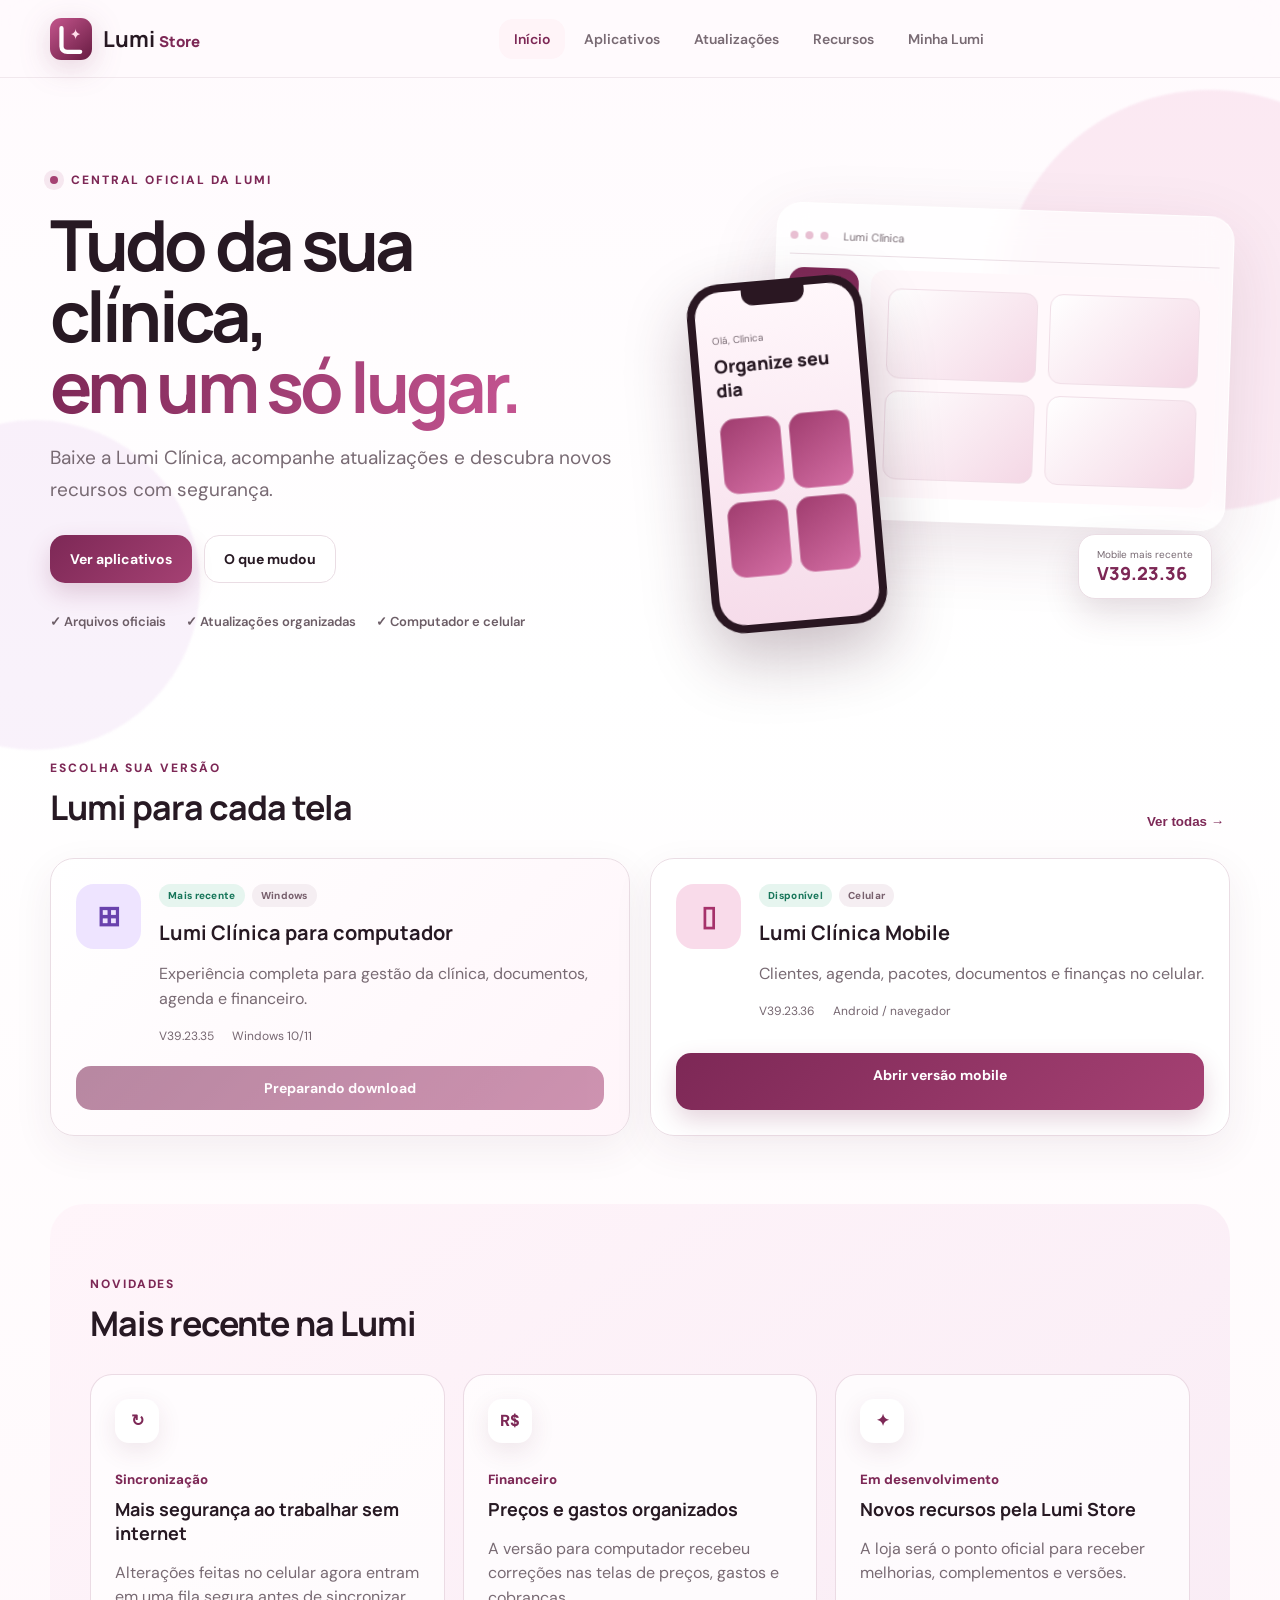
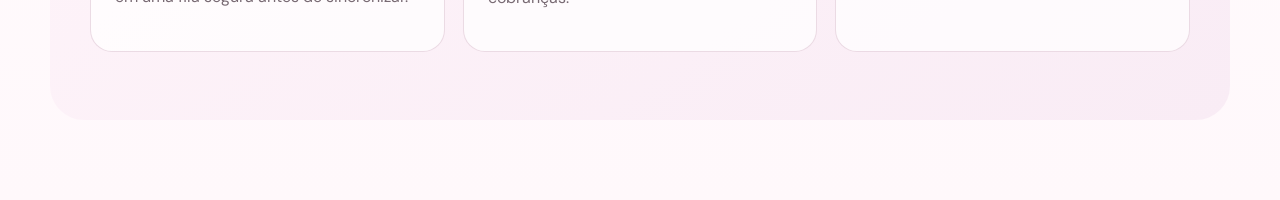
<file: index.html>
<!doctype html>
<html lang="pt-BR">
<head>
  <meta charset="utf-8">
  <meta name="viewport" content="width=device-width,initial-scale=1,viewport-fit=cover">
  <meta name="theme-color" content="#8d2f61">
  <meta name="description" content="Lumi Store — versões, atualizações, recursos e downloads oficiais da Lumi Clínica.">
  <meta name="robots" content="index,follow">
  <meta property="og:title" content="Lumi Store">
  <meta property="og:description" content="A central oficial da Lumi Clínica para computador e celular.">
  <meta property="og:type" content="website">
  <title>Lumi Store — Lumi Clínica</title>
  <link rel="manifest" href="manifest.webmanifest">
  <link rel="icon" href="assets/lumi-mark.svg" type="image/svg+xml">
  <link rel="stylesheet" href="styles.css">
</head>
<body>
  <div class="ambient ambient-one"></div><div class="ambient ambient-two"></div>
  <header class="topbar">
    <a class="brand" href="#inicio" aria-label="Lumi Store">
      <img src="assets/lumi-mark.svg" alt="" width="42" height="42">
      <span><strong>Lumi</strong><small>Store</small></span>
    </a>
    <nav class="desktop-nav" aria-label="Navegação principal">
      <button class="nav-link active" data-page="inicio">Início</button>
      <button class="nav-link" data-page="aplicativos">Aplicativos</button>
      <button class="nav-link" data-page="atualizacoes">Atualizações</button>
      <button class="nav-link" data-page="mods">Recursos</button>
      <button class="nav-link" data-page="minha-lumi">Minha Lumi</button>
    </nav>
    <button id="installBtn" class="install-button" hidden>Instalar loja</button>
  </header>

  <main>
    <section class="page active" id="page-inicio">
      <div class="hero shell">
        <div class="hero-copy">
          <span class="eyebrow"><i></i> CENTRAL OFICIAL DA LUMI</span>
          <h1>Tudo da sua clínica,<br><em>em um só lugar.</em></h1>
          <p>Baixe a Lumi Clínica, acompanhe atualizações e descubra novos recursos com segurança.</p>
          <div class="hero-actions">
            <button class="primary" data-go="aplicativos">Ver aplicativos</button>
            <button class="secondary" data-go="atualizacoes">O que mudou</button>
          </div>
          <div class="trust-row">
            <span>✓ Arquivos oficiais</span><span>✓ Atualizações organizadas</span><span>✓ Computador e celular</span>
          </div>
        </div>
        <div class="hero-visual" aria-hidden="true">
          <div class="glow-card desktop-mock">
            <div class="mock-top"><b></b><b></b><b></b><span>Lumi Clínica</span></div>
            <div class="mock-body"><div class="mock-side"></div><div class="mock-main"><i></i><i></i><i></i><i></i></div></div>
          </div>
          <div class="phone-mock"><div class="phone-notch"></div><div class="phone-content"><span>Olá, Clínica</span><b>Organize seu dia</b><div class="phone-grid"><i></i><i></i><i></i><i></i></div></div></div>
          <div class="version-chip"><span>Mobile mais recente</span><strong>V39.23.36</strong></div>
        </div>
      </div>

      <div class="shell section-block">
        <div class="section-heading"><div><span class="eyebrow">ESCOLHA SUA VERSÃO</span><h2>Lumi para cada tela</h2></div><button class="text-button" data-go="aplicativos">Ver todas →</button></div>
        <div class="app-grid">
          <article class="app-card featured">
            <div class="app-icon windows"><span>⊞</span></div>
            <div class="app-info"><div class="badge-row"><span class="badge latest">Mais recente</span><span class="badge">Windows</span></div><h3>Lumi Clínica para computador</h3><p>Experiência completa para gestão da clínica, documentos, agenda e financeiro.</p><div class="meta"><span>V39.23.35</span><span>Windows 10/11</span></div></div>
            <a class="download-button disabled" href="#" aria-disabled="true" data-soon="windows">Preparando download</a>
          </article>
          <article class="app-card">
            <div class="app-icon mobile"><span>▯</span></div>
            <div class="app-info"><div class="badge-row"><span class="badge latest">Disponível</span><span class="badge">Celular</span></div><h3>Lumi Clínica Mobile</h3><p>Clientes, agenda, pacotes, documentos e finanças no celular.</p><div class="meta"><span>V39.23.36</span><span>Android / navegador</span></div></div>
            <a class="download-button" href="downloads/Lumi_Clinica_Mobile_V39_23_36_LUMI_STORE_INTEGRADA.html">Abrir versão mobile</a>
          </article>
        </div>
      </div>

      <div class="shell section-block soft-panel">
        <div class="section-heading"><div><span class="eyebrow">NOVIDADES</span><h2>Mais recente na Lumi</h2></div></div>
        <div class="news-grid">
          <article><span class="news-icon">↻</span><small>Sincronização</small><h3>Mais segurança ao trabalhar sem internet</h3><p>Alterações feitas no celular agora entram em uma fila segura antes de sincronizar.</p></article>
          <article><span class="news-icon">R$</span><small>Financeiro</small><h3>Preços e gastos organizados</h3><p>A versão para computador recebeu correções nas telas de preços, gastos e cobranças.</p></article>
          <article><span class="news-icon">✦</span><small>Em desenvolvimento</small><h3>Novos recursos pela Lumi Store</h3><p>A loja será o ponto oficial para receber melhorias, complementos e versões.</p></article>
        </div>
      </div>
    </section>

    <section class="page shell inner-page" id="page-aplicativos">
      <div class="page-title"><span class="eyebrow">APLICATIVOS</span><h1>Baixe a Lumi Clínica</h1><p>Escolha a versão adequada ao seu dispositivo.</p></div>
      <div class="search-box"><span>⌕</span><input id="appSearch" type="search" placeholder="Pesquisar versão ou dispositivo"></div>
      <div class="catalog" id="appCatalog">
        <article class="catalog-card" data-search="lumi clinica windows computador v39.23.35">
          <div class="catalog-head"><div class="app-icon windows"><span>⊞</span></div><div><span class="badge latest">Versão estável</span><h2>Lumi Clínica — Windows</h2><p>V39.23.35 • 64 bits</p></div></div>
          <ul><li>Gestão completa da clínica</li><li>Agenda, clientes, pacotes e financeiro</li><li>Documentos, relatórios e galeria</li><li>Correções de preços, gastos e botões</li></ul>
          <div class="catalog-actions"><button class="primary disabled" data-soon="windows">Preparando arquivo</button><button class="secondary" data-details="windows">Detalhes</button></div>
        </article>
        <article class="catalog-card" data-search="lumi clinica mobile celular android v39.23.36">
          <div class="catalog-head"><div class="app-icon mobile"><span>▯</span></div><div><span class="badge latest">Disponível</span><h2>Lumi Clínica — Mobile</h2><p>V39.23.36 • Android e navegador</p></div></div>
          <ul><li>Interface adaptada para celular</li><li>Clientes, pacotes, sessões e documentos</li><li>Fila segura para alterações offline</li><li>Sincronização com a base da clínica</li></ul>
          <div class="catalog-actions"><a class="primary" href="downloads/Lumi_Clinica_Mobile_V39_23_36_LUMI_STORE_INTEGRADA.html">Abrir no navegador</a><a class="secondary" href="#minha-lumi" data-go="minha-lumi">Como instalar</a></div>
        </article>
      </div>
    </section>

    <section class="page shell inner-page" id="page-atualizacoes">
      <div class="page-title"><span class="eyebrow">HISTÓRICO</span><h1>Atualizações da Lumi</h1><p>Veja as melhorias e correções de cada versão.</p></div>
      <div class="timeline">
        <article class="release current"><div class="release-dot"></div><div class="release-card"><div class="release-title"><div><span class="badge latest">Atual</span><h2>V39.23.36</h2></div><time>Julho de 2026</time></div><h3>Lumi Store integrada</h3><ul><li>Acesso direto à Lumi Store pelo aplicativo mobile.</li><li>Sincronização offline segura mantida.</li><li>Versão publicada pela central oficial de aplicativos.</li><li>Base preparada para avisos automáticos de atualização.</li></ul></div></article>
        <article class="release"><div class="release-dot"></div><div class="release-card"><div class="release-title"><div><span class="badge">Estabilidade</span><h2>V39.23.35</h2></div><time>Julho de 2026</time></div><h3>Estabilidade e sincronização segura</h3><ul><li>Fila de sincronização para alterações feitas sem internet.</li><li>Correção das telas de preços e gastos no computador.</li><li>Revisão da navegação e dos principais botões.</li></ul></div></article>
        <article class="release"><div class="release-dot"></div><div class="release-card"><div class="release-title"><div><span class="badge">Mobile</span><h2>V39.23.34</h2></div><time>Julho de 2026</time></div><h3>Pacotes dentro do cliente</h3><p>Melhorias na criação, edição e organização de pacotes e sessões pelo celular.</p></div></article>
        <article class="release"><div class="release-dot"></div><div class="release-card"><div class="release-title"><div><span class="badge">Galeria</span><h2>V39.23.33</h2></div><time>Julho de 2026</time></div><h3>Caminhos de arquivos do Supabase</h3><p>Normalização dos caminhos usados para abrir imagens e documentos da galeria.</p></div></article>
      </div>
    </section>

    <section class="page shell inner-page" id="page-mods">
      <div class="page-title"><span class="eyebrow">RECURSOS</span><h1>Expanda sua Lumi</h1><p>Complementos opcionais para personalizar a experiência da clínica.</p></div>
      <div class="filters"><button class="filter active" data-filter="all">Todos</button><button class="filter" data-filter="produtividade">Produtividade</button><button class="filter" data-filter="visual">Visual</button><button class="filter" data-filter="clinica">Clínica</button></div>
      <div class="mods-grid">
        <article class="mod-card" data-category="produtividade"><div class="mod-cover cover-one"><span>⚡</span></div><div class="mod-body"><span class="badge">Produtividade</span><h3>Atalhos inteligentes</h3><p>Ações rápidas para abrir clientes, criar documentos e registrar pagamentos.</p><button disabled>Em desenvolvimento</button></div></article>
        <article class="mod-card" data-category="visual"><div class="mod-cover cover-two"><span>◐</span></div><div class="mod-body"><span class="badge">Visual</span><h3>Temas Lumi</h3><p>Novas combinações de cores e aparências aplicadas a toda a interface.</p><button disabled>Em desenvolvimento</button></div></article>
        <article class="mod-card" data-category="clinica"><div class="mod-cover cover-three"><span>✚</span></div><div class="mod-body"><span class="badge">Clínica</span><h3>Protocolos avançados</h3><p>Modelos reutilizáveis para organizar protocolos, sessões e acompanhamento.</p><button disabled>Em desenvolvimento</button></div></article>
      </div>
    </section>

    <section class="page shell inner-page" id="page-minha-lumi">
      <div class="page-title"><span class="eyebrow">MINHA LUMI</span><h1>Sua central de instalação</h1><p>Confira versões, downloads e o estado da sua Lumi.</p></div>
      <div class="dashboard-grid">
        <article class="status-card large"><div class="status-head"><div><small>VERSÕES ATUAIS RECOMENDADAS</small><h2>Mobile V39.23.36</h2><p style="margin:0">Windows V39.23.35</p></div><span class="status-ok">Estáveis</span></div><div class="progress"><i></i></div><p>A Lumi Mobile já está integrada à loja. O arquivo do Windows está em preparação para publicação.</p><button class="primary" data-go="aplicativos">Ver aplicativos</button></article>
        <article class="status-card"><small>PLATAFORMAS</small><strong>2</strong><p>Windows e Mobile</p></article>
        <article class="status-card"><small>RECURSOS</small><strong>3</strong><p>Em preparação</p></article>
        <article class="status-card"><small>SINCRONIZAÇÃO</small><strong>Ativa</strong><p>Supabase conectado no aplicativo</p></article>
        <article class="status-card support"><small>PRECISA DE AJUDA?</small><h3>Central de suporte</h3><p>Em breve, dúvidas e problemas poderão ser enviados diretamente pela loja.</p><button disabled>Em preparação</button></article>
      </div>
    </section>
  </main>

  <nav class="mobile-nav" aria-label="Navegação móvel">
    <button class="active" data-page="inicio"><span>⌂</span>Início</button>
    <button data-page="aplicativos"><span>▣</span>Apps</button>
    <button data-page="atualizacoes"><span>↻</span>Versões</button>
    <button data-page="mods"><span>✦</span>Recursos</button>
    <button data-page="minha-lumi"><span>●</span>Minha Lumi</button>
  </nav>

  <div class="toast" id="toast" role="status" aria-live="polite"></div>
  <dialog id="detailsDialog"><button class="dialog-close" aria-label="Fechar">×</button><div id="dialogContent"></div></dialog>
  <script src="app.js"></script>
</body>
</html>
</file>
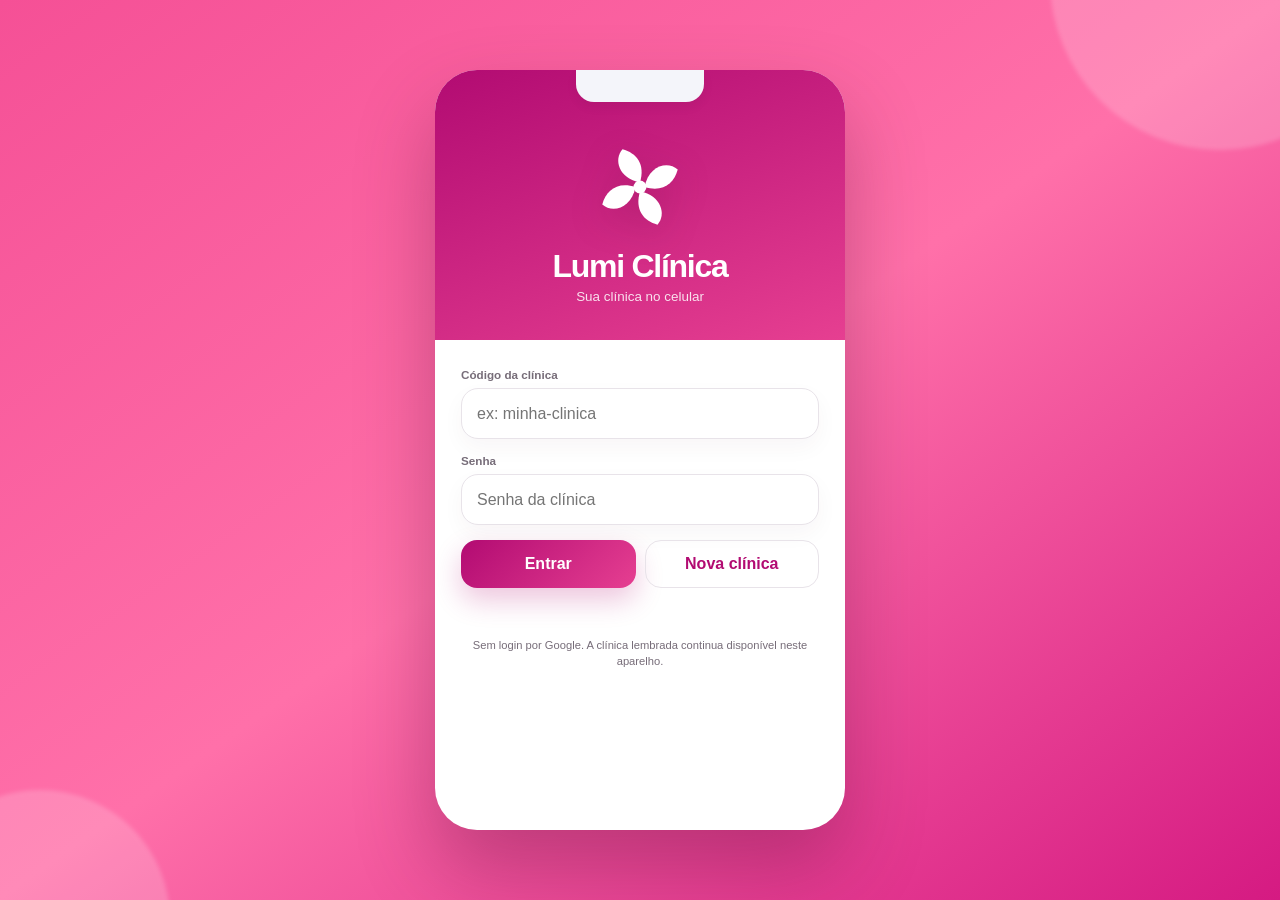
<file: downloads/Lumi_Clinica_Mobile_V39_23_36_LUMI_STORE_INTEGRADA.html>
<!doctype html>
<html lang="pt-BR">
<head>
<meta charset="utf-8">
<meta name="viewport" content="width=device-width,initial-scale=1">
<meta name="theme-color" content="#8d2f61">
<title>Abrindo Lumi Clínica Mobile</title>
<style>
body{margin:0;display:grid;place-items:center;min-height:100vh;background:linear-gradient(145deg,#fff7fb,#f5dce9);color:#6f2851;font:600 16px system-ui}.box{text-align:center;padding:30px}.logo{width:68px;height:68px;margin:0 auto 20px;border-radius:20px;background:linear-gradient(135deg,#b84e83,#702149);color:#fff;display:grid;place-items:center;font-size:32px;box-shadow:0 18px 45px #8d2f6133}.spin{width:34px;height:34px;margin:20px auto;border:4px solid #efd4e2;border-top-color:#8d2f61;border-radius:50%;animation:s .8s linear infinite}small{display:block;color:#96788a}p{max-width:340px;line-height:1.5;color:#806b77}@keyframes s{to{transform:rotate(360deg)}}
</style>
</head>
<body>
<div class="box"><div class="logo">L</div><b>Abrindo Lumi Clínica</b><div class="spin"></div><small>Carregando a versão mobile oficial…</small></div>
<script>
(async()=>{
 try{
   const names=['mobile-00.part','mobile-01.part','mobile-02.part','mobile-03.part','mobile-04.part'];
   const parts=await Promise.all(names.map(name=>fetch(name,{cache:'no-store'}).then(r=>{if(!r.ok)throw new Error('Parte não encontrada');return r.text()})));
   const bytes=Uint8Array.from(atob(parts.join('')),c=>c.charCodeAt(0));
   if(!('DecompressionStream' in window))throw new Error('Navegador sem descompactação');
   const stream=new Blob([bytes]).stream().pipeThrough(new DecompressionStream('gzip'));
   const html=await new Response(stream).text();
   document.open();document.write(html);document.close();
 }catch(error){
   document.body.innerHTML='<div class="box"><div class="logo">L</div><b>Não foi possível abrir automaticamente.</b><p>Atualize o Google Chrome e tente novamente.</p></div>';
   console.error(error);
 }
})();
</script>
</body>
</html>
</file>
<file: styles.css>
@import url('https://fonts.googleapis.com/css2?family=DM+Sans:wght@400;500;600;700&family=Manrope:wght@600;700;800&display=swap');
:root{--wine:#7d2856;--wine2:#a54173;--rose:#f7dce9;--rose2:#fff4f8;--cream:#fffaf7;--ink:#271923;--muted:#786a73;--line:#eadde4;--white:#fff;--green:#258865;--shadow:0 24px 70px rgba(87,35,65,.12);--radius:28px}
*{box-sizing:border-box}html{scroll-behavior:smooth}body{margin:0;background:linear-gradient(180deg,#fffafd 0,#fff 38%,#fff8fb 100%);color:var(--ink);font-family:'DM Sans',sans-serif;min-height:100vh}.ambient{position:fixed;border-radius:50%;filter:blur(1px);pointer-events:none;z-index:-1}.ambient-one{width:420px;height:420px;background:rgba(240,179,211,.25);right:-140px;top:90px}.ambient-two{width:330px;height:330px;background:rgba(226,197,238,.22);left:-130px;top:420px}.shell{width:min(1180px,calc(100% - 40px));margin-inline:auto}.topbar{height:78px;display:flex;align-items:center;gap:28px;padding:0 max(24px,calc((100vw - 1180px)/2));position:sticky;top:0;z-index:20;background:rgba(255,250,253,.84);backdrop-filter:blur(18px);border-bottom:1px solid rgba(234,221,228,.65)}.brand{display:flex;align-items:center;gap:11px;text-decoration:none;color:var(--ink);min-width:190px}.brand img{filter:drop-shadow(0 7px 15px rgba(125,40,86,.2))}.brand span{display:flex;align-items:baseline;gap:4px;font-family:Manrope}.brand strong{font-size:22px}.brand small{font-size:15px;color:var(--wine);font-weight:800}.desktop-nav{display:flex;gap:4px;margin:auto}.nav-link{border:0;background:transparent;padding:11px 15px;border-radius:14px;color:var(--muted);font:600 14px 'DM Sans';cursor:pointer}.nav-link:hover,.nav-link.active{background:var(--rose2);color:var(--wine)}button,a{transition:.2s ease}.install-button,.primary,.download-button{border:0;background:linear-gradient(135deg,var(--wine),var(--wine2));color:#fff;padding:13px 20px;border-radius:15px;font:700 14px 'DM Sans';text-decoration:none;cursor:pointer;box-shadow:0 10px 24px rgba(125,40,86,.2)}.install-button:hover,.primary:hover,.download-button:hover{transform:translateY(-2px);box-shadow:0 14px 28px rgba(125,40,86,.25)}.page{display:none}.page.active{display:block}.hero{min-height:610px;display:grid;grid-template-columns:1.04fr .96fr;align-items:center;gap:70px;padding-block:68px 36px}.eyebrow{font-size:12px;letter-spacing:.16em;color:var(--wine);font-weight:800}.eyebrow i{display:inline-block;width:8px;height:8px;background:var(--wine2);border-radius:50%;margin-right:8px;box-shadow:0 0 0 6px rgba(165,65,115,.1)}h1,h2,h3{font-family:Manrope,sans-serif;margin-top:0}.hero h1{font-size:clamp(44px,5.5vw,76px);line-height:1.01;letter-spacing:-.055em;margin:20px 0}.hero h1 em{font-style:normal;background:linear-gradient(100deg,var(--wine),#c45491);-webkit-background-clip:text;color:transparent}.hero-copy>p{font-size:19px;line-height:1.65;color:var(--muted);max-width:600px}.hero-actions{display:flex;gap:12px;margin:30px 0}.primary,.secondary{display:inline-flex;align-items:center;justify-content:center;min-height:48px}.secondary{border:1px solid var(--line);background:rgba(255,255,255,.75);color:var(--ink);padding:12px 19px;border-radius:15px;font:700 14px 'DM Sans';text-decoration:none;cursor:pointer}.secondary:hover{border-color:#d7b9c8;background:#fff;transform:translateY(-1px)}.trust-row{display:flex;flex-wrap:wrap;gap:20px;color:#6c5d66;font-size:13px;font-weight:600}.hero-visual{position:relative;height:470px}.desktop-mock{position:absolute;width:86%;height:315px;right:0;top:45px;border:1px solid rgba(255,255,255,.8);background:rgba(255,255,255,.68);backdrop-filter:blur(18px);border-radius:25px;box-shadow:var(--shadow);padding:13px;transform:rotate(2deg)}.mock-top{height:38px;border-bottom:1px solid var(--line);display:flex;align-items:center;gap:7px;color:var(--muted);font-size:11px}.mock-top b{width:8px;height:8px;background:#e8bfd2;border-radius:50%}.mock-top span{margin-left:8px}.mock-body{height:240px;display:grid;grid-template-columns:70px 1fr;gap:12px;padding-top:13px}.mock-side{border-radius:15px;background:linear-gradient(180deg,#7d2856,#b25384)}.mock-main{background:#fff8fb;border-radius:15px;padding:18px;display:grid;grid-template-columns:1fr 1fr;gap:12px}.mock-main i{background:linear-gradient(135deg,#fff,#f4d7e5);border-radius:13px;border:1px solid #f0dee7}.phone-mock{position:absolute;width:176px;height:350px;left:2px;bottom:5px;background:#2a1722;border-radius:33px;padding:8px;box-shadow:0 26px 65px rgba(61,22,43,.28);transform:rotate(-5deg);z-index:2}.phone-content{height:100%;background:linear-gradient(180deg,#fff7fb,#f6dcea);border-radius:26px;padding:36px 15px 15px}.phone-notch{position:absolute;width:63px;height:17px;background:#2a1722;border-radius:0 0 12px 12px;top:7px;left:56px;z-index:3}.phone-content span{font-size:10px;color:var(--muted)}.phone-content b{display:block;font:800 18px Manrope;margin:5px 0 17px}.phone-grid{display:grid;grid-template-columns:1fr 1fr;gap:8px}.phone-grid i{height:76px;border-radius:15px;background:linear-gradient(145deg,#9f3c6e,#d56fa5);box-shadow:inset 0 0 0 1px rgba(255,255,255,.3)}.version-chip{position:absolute;right:18px;bottom:35px;background:white;border:1px solid var(--line);box-shadow:0 14px 35px rgba(80,33,59,.15);padding:13px 18px;border-radius:17px;z-index:3}.version-chip span{display:block;color:var(--muted);font-size:10px}.version-chip strong{font:800 18px Manrope;color:var(--wine)}.section-block{padding-block:68px}.section-heading{display:flex;align-items:flex-end;justify-content:space-between;margin-bottom:28px}.section-heading h2{font-size:34px;letter-spacing:-.03em;margin:7px 0 0}.text-button{background:transparent;border:0;color:var(--wine);font-weight:800;cursor:pointer}.app-grid{display:grid;grid-template-columns:1fr 1fr;gap:20px}.app-card{background:rgba(255,255,255,.87);border:1px solid var(--line);border-radius:24px;padding:25px;box-shadow:0 13px 40px rgba(86,42,66,.07);display:grid;grid-template-columns:auto 1fr;gap:18px;position:relative}.app-card.featured{background:linear-gradient(135deg,#fff,#fff5fa)}.app-icon{width:65px;height:65px;border-radius:18px;display:grid;place-items:center;font-size:28px;font-weight:700}.app-icon.windows{background:#eee4ff;color:#6942ad}.app-icon.mobile{background:#f9dbea;color:#a6326b}.badge-row{display:flex;gap:7px}.badge{display:inline-flex;padding:5px 9px;border-radius:999px;background:#f5eef2;color:#78606d;font-size:10px;font-weight:800;letter-spacing:.03em}.badge.latest{background:#e6f5ef;color:#17765a}.app-card h3{font-size:20px;margin:12px 0 7px}.app-card p,.catalog-card p,.mod-card p,.news-grid p,.release-card p,.status-card p{color:var(--muted);line-height:1.55}.meta{display:flex;gap:18px;color:#766771;font-size:12px;margin-top:15px}.download-button{grid-column:1/-1;text-align:center;margin-top:4px}.disabled{opacity:.55;cursor:not-allowed!important;pointer-events:auto!important;box-shadow:none!important}.soft-panel{width:min(1180px,calc(100% - 40px));background:linear-gradient(145deg,#fff5fa,#f9ecf5);padding-inline:40px;border-radius:34px;margin-bottom:80px}.news-grid{display:grid;grid-template-columns:repeat(3,1fr);gap:18px}.news-grid article{background:rgba(255,255,255,.72);border:1px solid rgba(231,211,222,.8);padding:24px;border-radius:22px}.news-icon{width:44px;height:44px;border-radius:14px;background:white;display:grid;place-items:center;color:var(--wine);font-weight:800;box-shadow:0 8px 25px rgba(95,42,70,.1);margin-bottom:25px}.news-grid small{font-weight:800;color:var(--wine)}.news-grid h3{margin:8px 0;font-size:18px}.inner-page{padding-top:65px;padding-bottom:110px}.page-title{text-align:center;max-width:680px;margin:0 auto 42px}.page-title h1{font-size:48px;letter-spacing:-.045em;margin:12px 0}.page-title p{font-size:17px;color:var(--muted)}.search-box{max-width:650px;margin:0 auto 30px;background:white;border:1px solid var(--line);border-radius:18px;padding:0 17px;display:flex;align-items:center;box-shadow:0 10px 35px rgba(80,32,58,.06)}.search-box span{font-size:27px;color:var(--muted)}.search-box input{border:0;outline:0;background:transparent;width:100%;padding:17px;font:500 15px 'DM Sans'}.catalog{display:grid;grid-template-columns:1fr 1fr;gap:22px}.catalog-card{background:white;border:1px solid var(--line);border-radius:26px;padding:26px;box-shadow:0 15px 45px rgba(87,35,65,.08)}.catalog-head{display:flex;gap:16px;align-items:center}.catalog-head h2{margin:8px 0 3px;font-size:22px}.catalog-head p{margin:0;font-size:13px}.catalog-card ul,.release-card ul{padding-left:21px;color:#675963;line-height:1.9}.catalog-actions{display:flex;gap:10px;margin-top:22px}.catalog-actions>*{flex:1}.timeline{max-width:850px;margin:auto;position:relative}.timeline::before{content:"";position:absolute;left:12px;top:12px;bottom:12px;width:2px;background:var(--line)}.release{position:relative;padding-left:48px;margin-bottom:24px}.release-dot{position:absolute;left:4px;top:21px;width:18px;height:18px;border-radius:50%;background:white;border:5px solid #d7b9c9;z-index:2}.release.current .release-dot{border-color:var(--wine2);box-shadow:0 0 0 7px rgba(165,65,115,.1)}.release-card{background:white;border:1px solid var(--line);border-radius:24px;padding:25px;box-shadow:0 12px 40px rgba(87,35,65,.07)}.release-title{display:flex;justify-content:space-between;align-items:flex-start}.release-title h2{display:inline-block;margin:0 0 0 9px}.release-title time{color:var(--muted);font-size:12px}.release-card h3{margin:18px 0 8px}.filters{display:flex;gap:9px;justify-content:center;margin-bottom:28px;flex-wrap:wrap}.filter{border:1px solid var(--line);background:white;padding:10px 15px;border-radius:999px;font:700 13px 'DM Sans';color:var(--muted);cursor:pointer}.filter.active{background:var(--wine);color:white;border-color:var(--wine)}.mods-grid{display:grid;grid-template-columns:repeat(3,1fr);gap:20px}.mod-card{background:white;border:1px solid var(--line);border-radius:25px;overflow:hidden;box-shadow:0 12px 40px rgba(87,35,65,.07)}.mod-cover{height:155px;display:grid;place-items:center;font-size:48px}.cover-one{background:linear-gradient(140deg,#f9d9e8,#e7d7ff)}.cover-two{background:linear-gradient(140deg,#e3dbff,#f8e0ed)}.cover-three{background:linear-gradient(140deg,#d9f1e7,#e8dfef)}.mod-body{padding:22px}.mod-body h3{margin:11px 0 7px}.mod-body button,.status-card button[disabled]{width:100%;border:1px solid var(--line);background:#faf7f9;color:#9b8e95;border-radius:13px;padding:11px;font-weight:700}.dashboard-grid{display:grid;grid-template-columns:2fr 1fr 1fr;gap:18px}.status-card{background:white;border:1px solid var(--line);border-radius:24px;padding:24px;box-shadow:0 12px 40px rgba(87,35,65,.07)}.status-card.large{grid-row:span 2}.status-card.support{grid-column:2/4}.status-card small{font-weight:800;letter-spacing:.1em;color:var(--muted)}.status-card>strong{font:800 32px Manrope;display:block;margin:16px 0 5px}.status-head{display:flex;justify-content:space-between}.status-head h2{font-size:36px;margin:8px 0}.status-ok{height:max-content;background:#e6f5ef;color:#17765a;border-radius:999px;padding:7px 11px;font-size:11px;font-weight:800}.progress{height:10px;background:#f1e7ec;border-radius:999px;margin:25px 0;overflow:hidden}.progress i{display:block;width:100%;height:100%;background:linear-gradient(90deg,var(--wine),#d85f9b)}.mobile-nav{display:none}.toast{position:fixed;left:50%;bottom:28px;transform:translate(-50%,30px);background:#271923;color:#fff;padding:13px 18px;border-radius:13px;opacity:0;pointer-events:none;z-index:100;transition:.25s}.toast.show{opacity:1;transform:translate(-50%,0)}dialog{border:0;border-radius:24px;padding:28px;max-width:520px;width:calc(100% - 35px);box-shadow:0 25px 90px rgba(55,18,39,.3)}dialog::backdrop{background:rgba(39,25,35,.45);backdrop-filter:blur(5px)}.dialog-close{float:right;border:0;background:#f4e8ee;width:36px;height:36px;border-radius:50%;font-size:24px;cursor:pointer}
@media(max-width:900px){.desktop-nav{display:none}.install-button{margin-left:auto}.hero{grid-template-columns:1fr;gap:5px;padding-top:48px}.hero-copy{text-align:center}.hero-copy>p{margin-inline:auto}.hero-actions,.trust-row{justify-content:center}.hero-visual{max-width:540px;width:100%;margin:auto}.app-grid,.catalog{grid-template-columns:1fr}.news-grid,.mods-grid{grid-template-columns:1fr 1fr}.dashboard-grid{grid-template-columns:1fr 1fr}.status-card.large{grid-column:1/-1;grid-row:auto}.status-card.support{grid-column:1/-1}.mobile-nav{display:grid;grid-template-columns:repeat(5,1fr);position:fixed;bottom:0;left:0;right:0;height:72px;background:rgba(255,252,254,.96);backdrop-filter:blur(18px);border-top:1px solid var(--line);z-index:30;padding-bottom:env(safe-area-inset-bottom)}.mobile-nav button{border:0;background:transparent;color:#8a7a83;font:600 10px 'DM Sans';display:flex;align-items:center;justify-content:center;gap:3px;flex-direction:column}.mobile-nav button span{font-size:20px}.mobile-nav button.active{color:var(--wine)}.inner-page{padding-bottom:115px}}
@media(max-width:620px){.shell{width:min(100% - 26px,1180px)}.topbar{height:66px;padding-inline:14px}.brand{min-width:0}.brand span{display:none}.install-button{padding:10px 12px;font-size:12px}.hero{min-height:auto;padding-top:38px}.hero h1{font-size:43px}.hero-copy>p{font-size:16px}.hero-actions{flex-direction:column}.hero-actions>*{width:100%}.trust-row{font-size:11px;gap:10px}.hero-visual{height:360px}.desktop-mock{height:240px;top:35px;width:91%}.mock-body{height:174px}.phone-mock{width:135px;height:270px}.phone-notch{left:43px;width:48px}.phone-content{padding:28px 11px 10px}.phone-content b{font-size:14px}.phone-grid i{height:57px}.version-chip{right:0;bottom:20px}.section-block{padding-block:45px}.section-heading h2{font-size:27px}.soft-panel{width:calc(100% - 18px);padding-inline:18px;border-radius:26px}.news-grid,.mods-grid{grid-template-columns:1fr}.app-card{grid-template-columns:auto 1fr;padding:19px}.app-icon{width:54px;height:54px}.app-card p{font-size:13px}.page-title h1{font-size:36px}.catalog-card{padding:20px}.catalog-actions{flex-direction:column}.release{padding-left:36px}.release-card{padding:19px}.release-title{gap:10px}.release-title time{white-space:nowrap}.dashboard-grid{grid-template-columns:1fr}.status-card.support{grid-column:auto}.mobile-nav{height:68px}}
</file>
